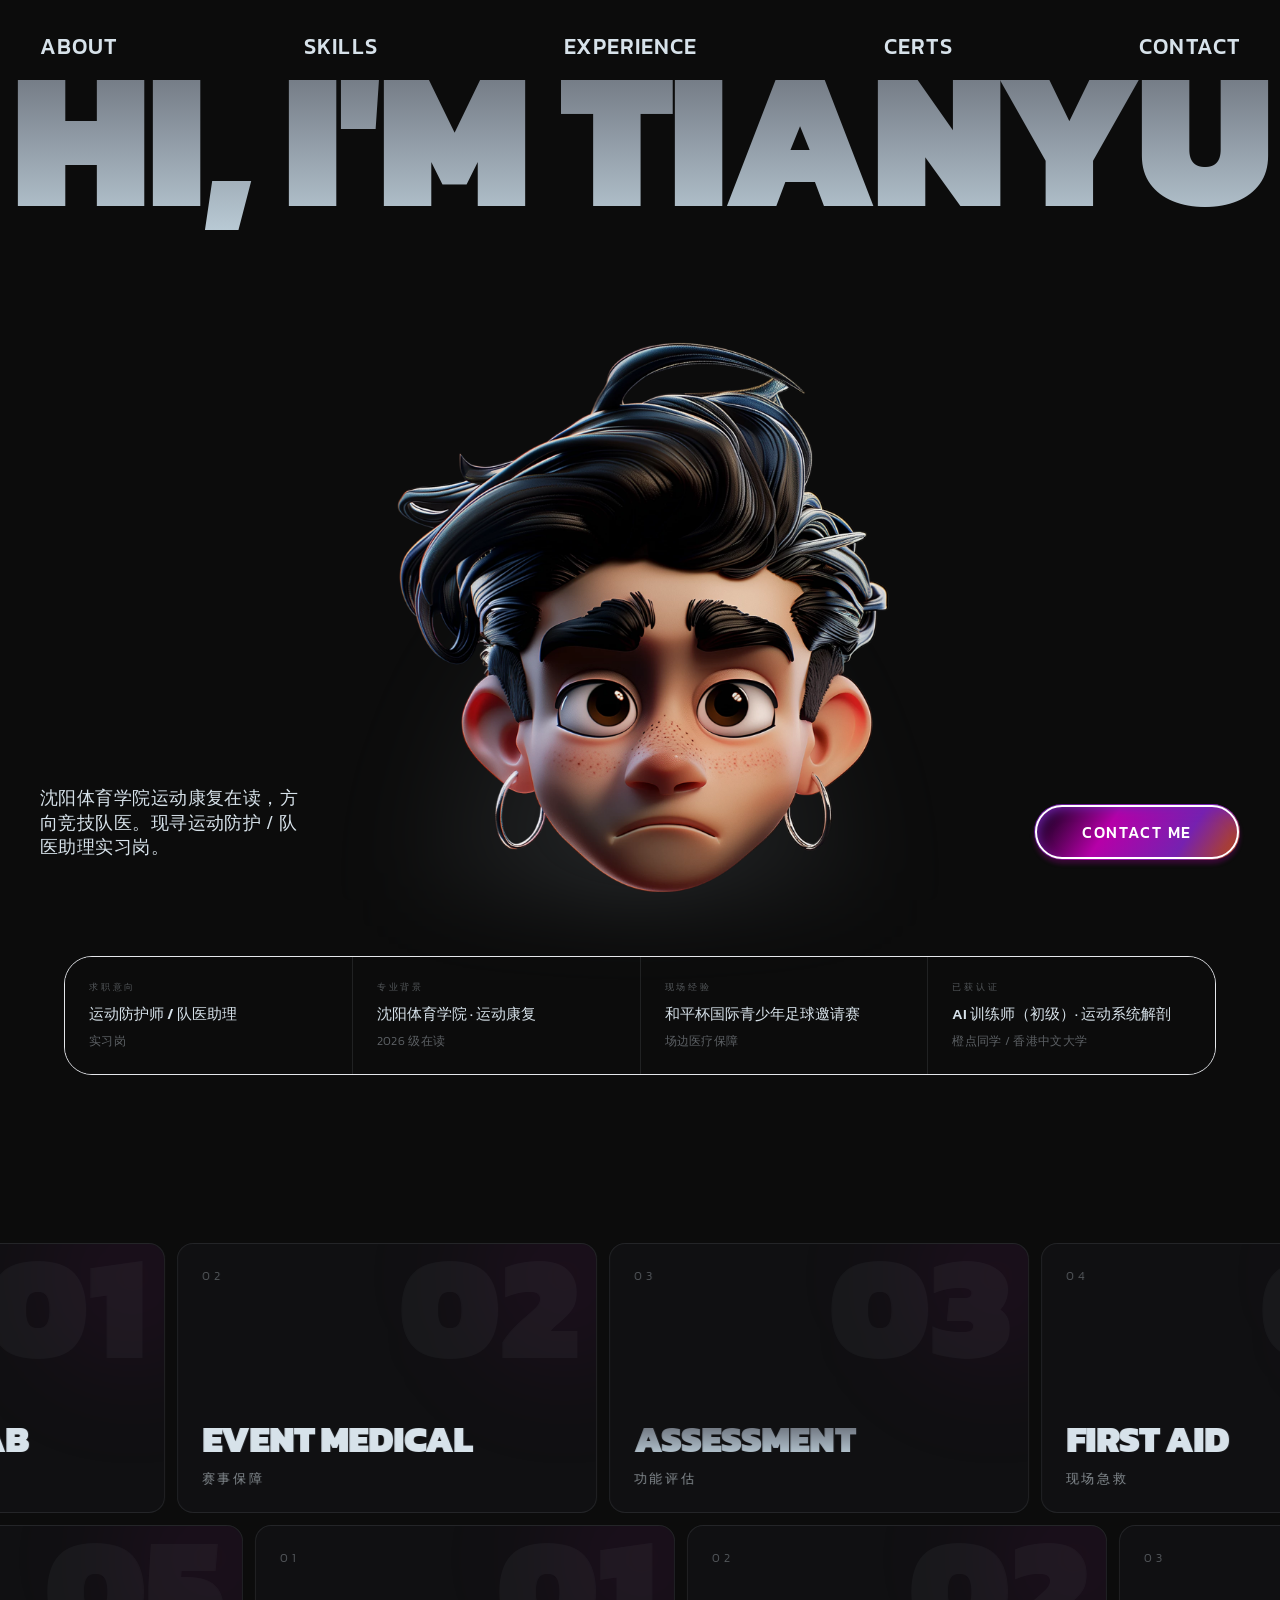
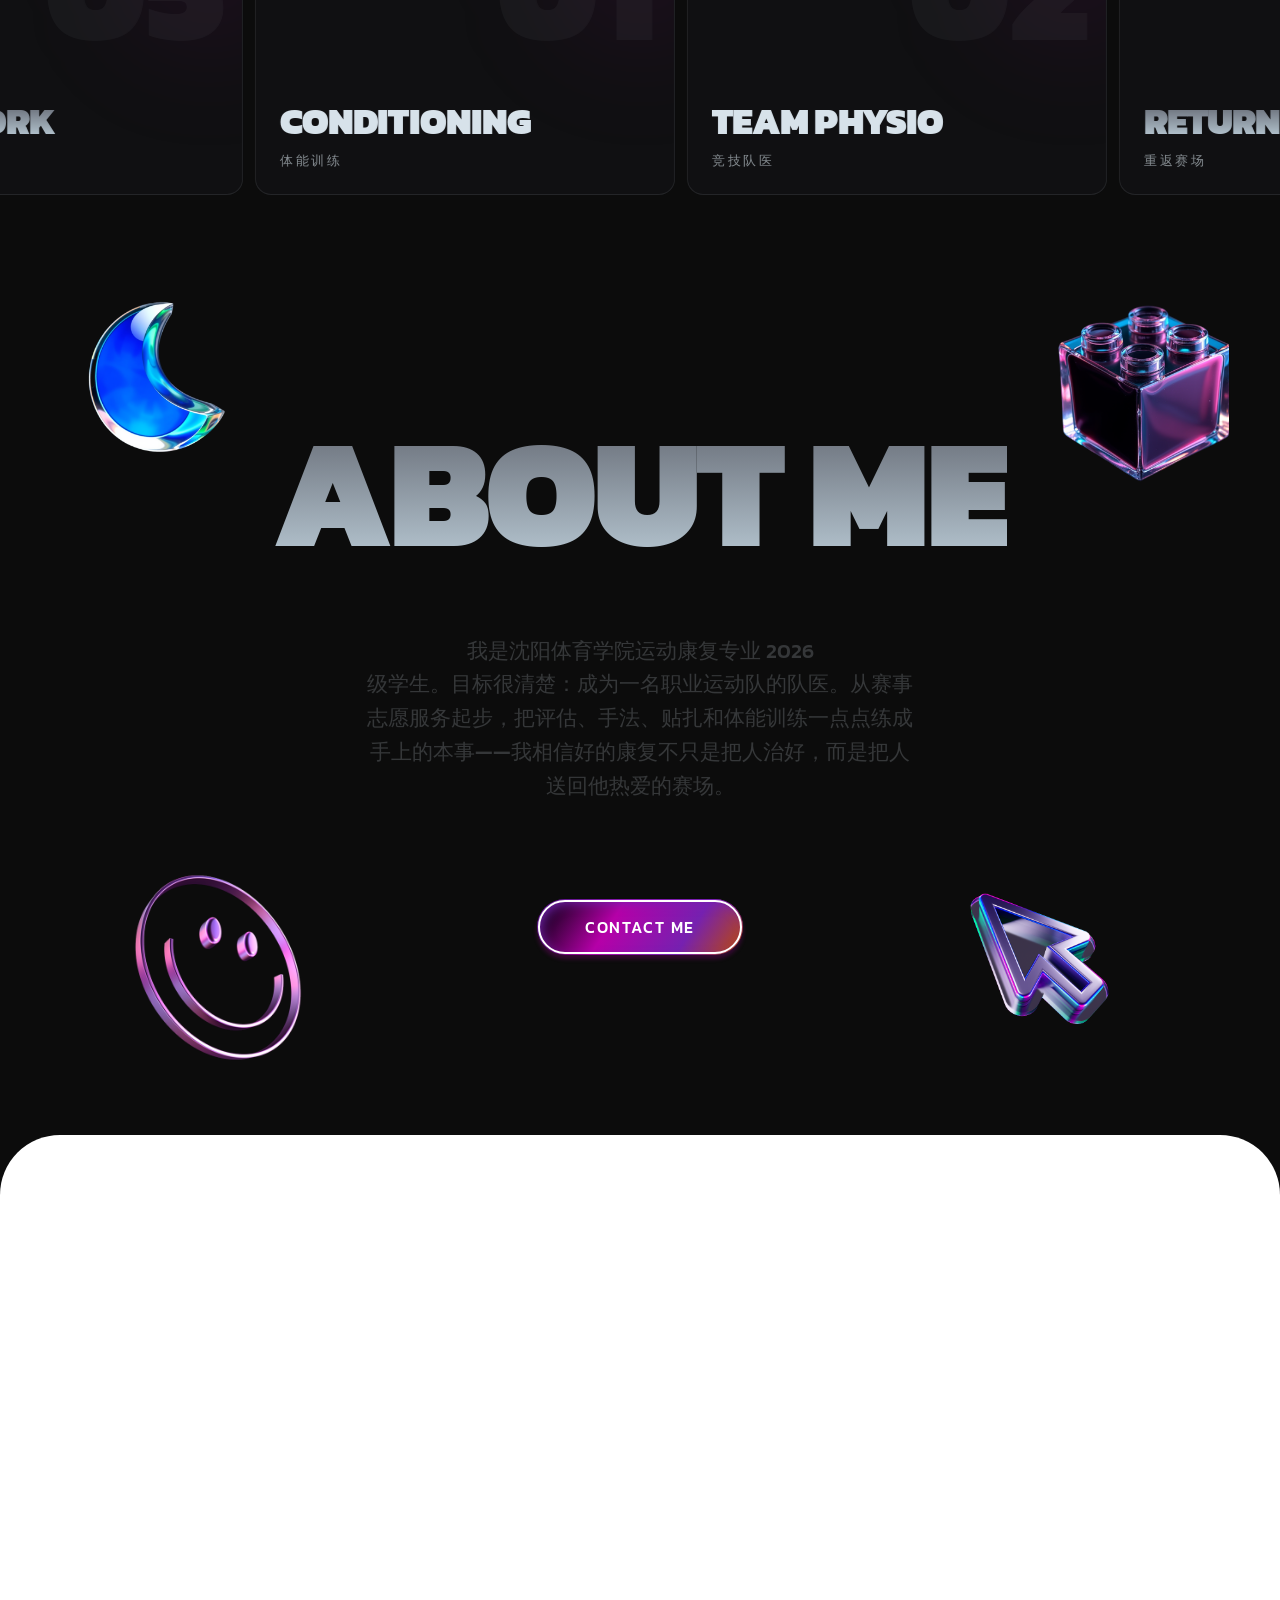
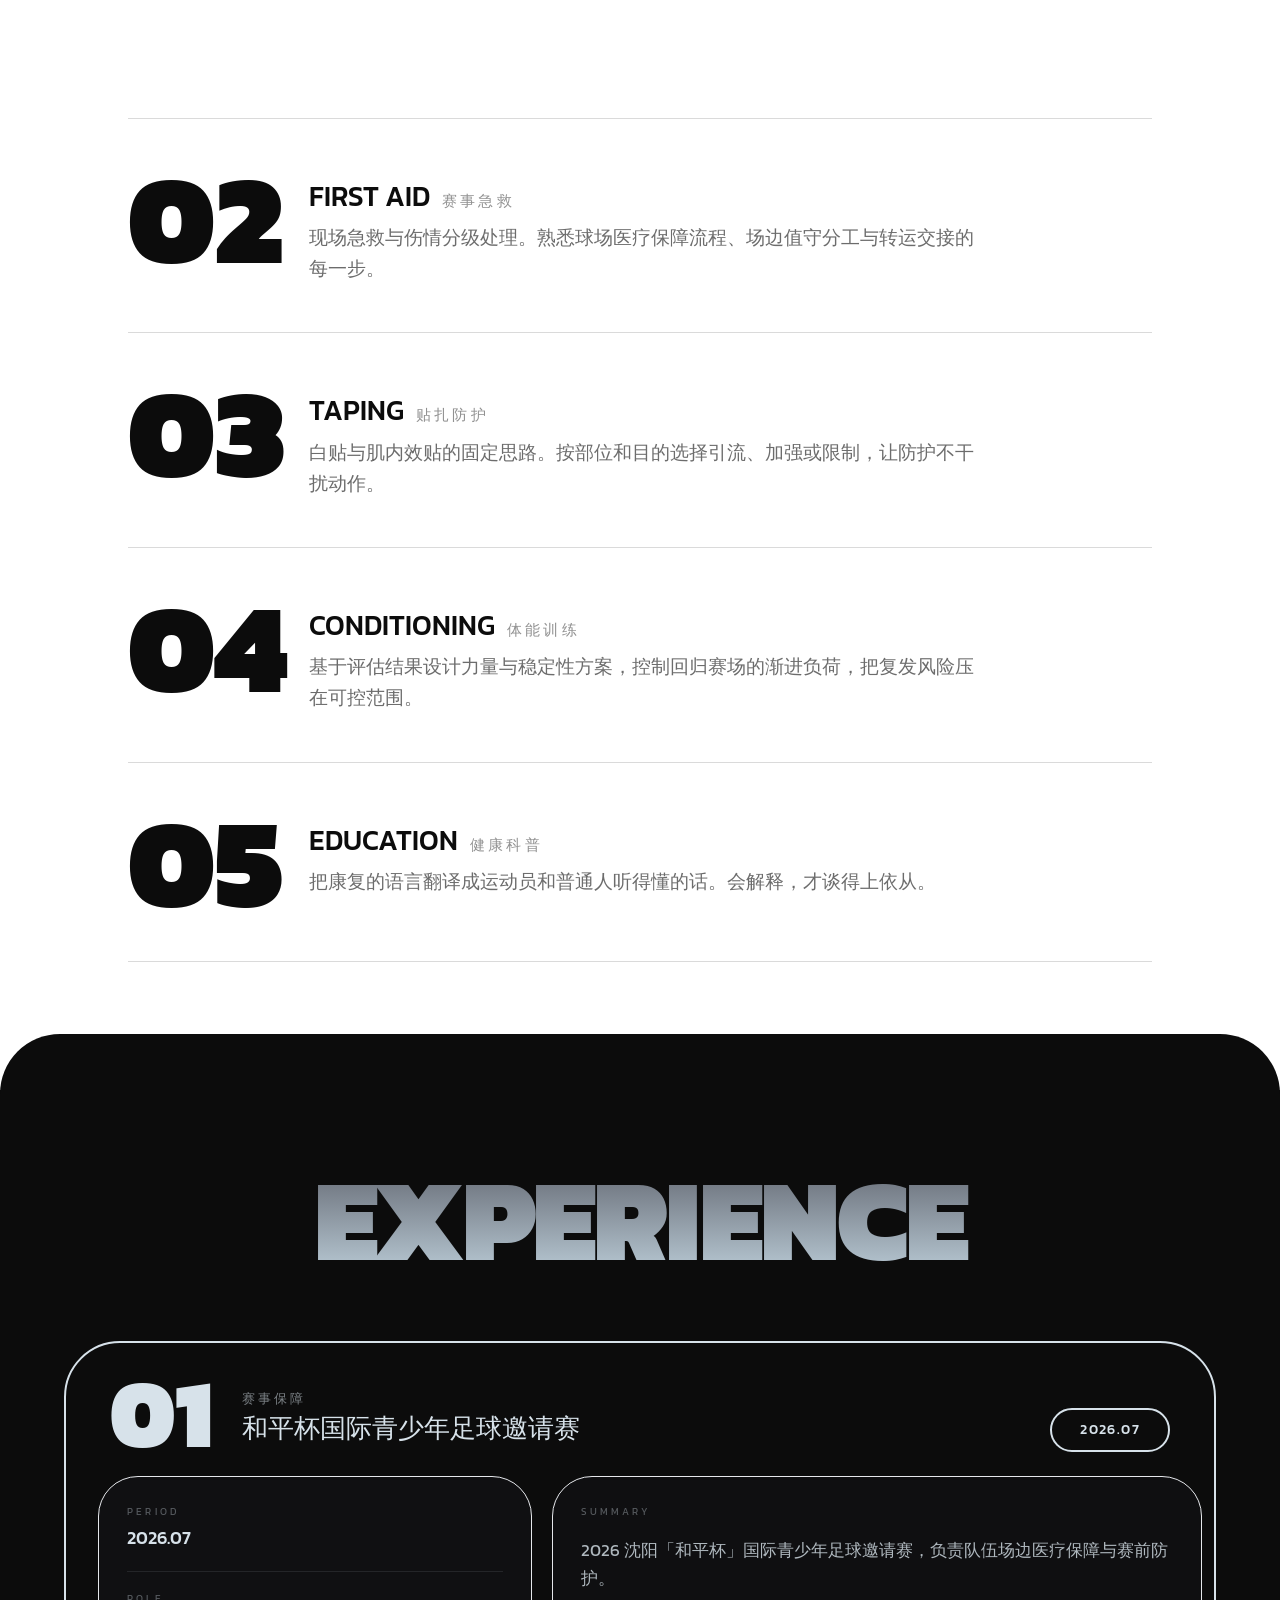
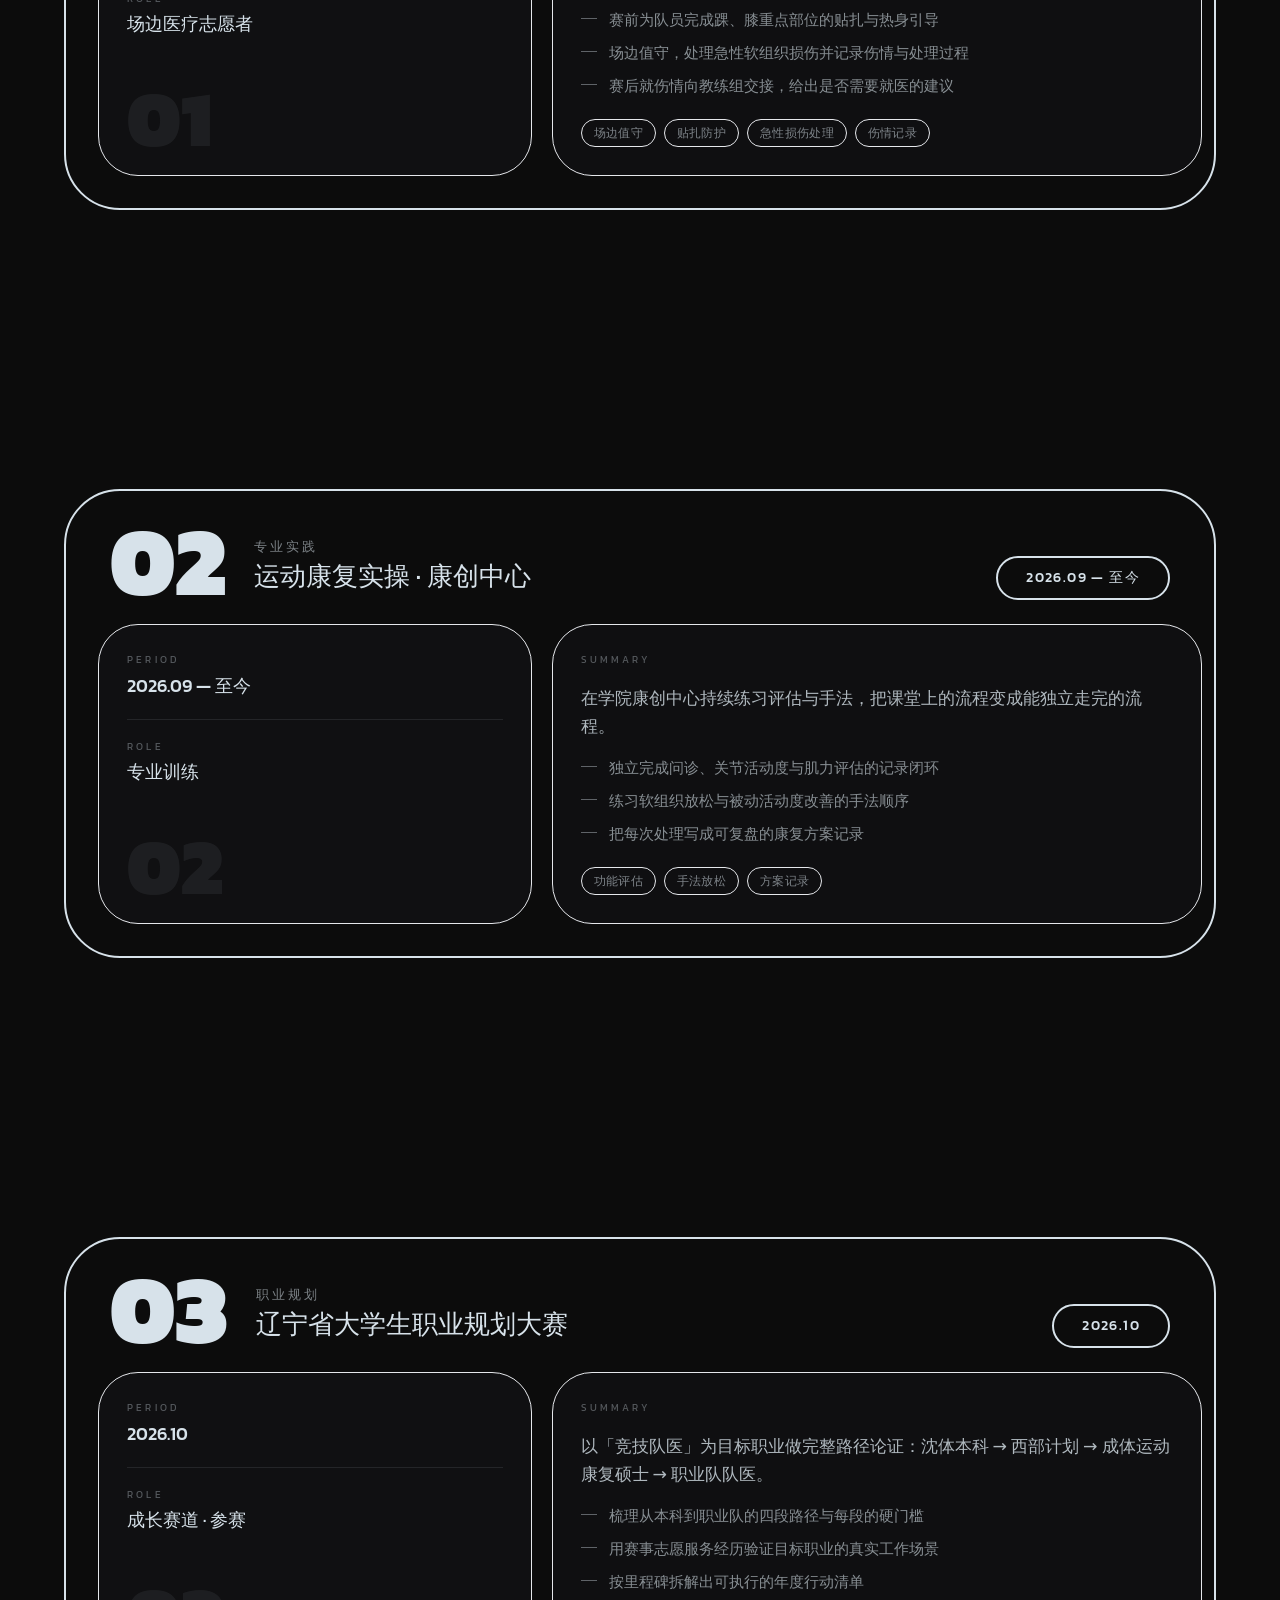
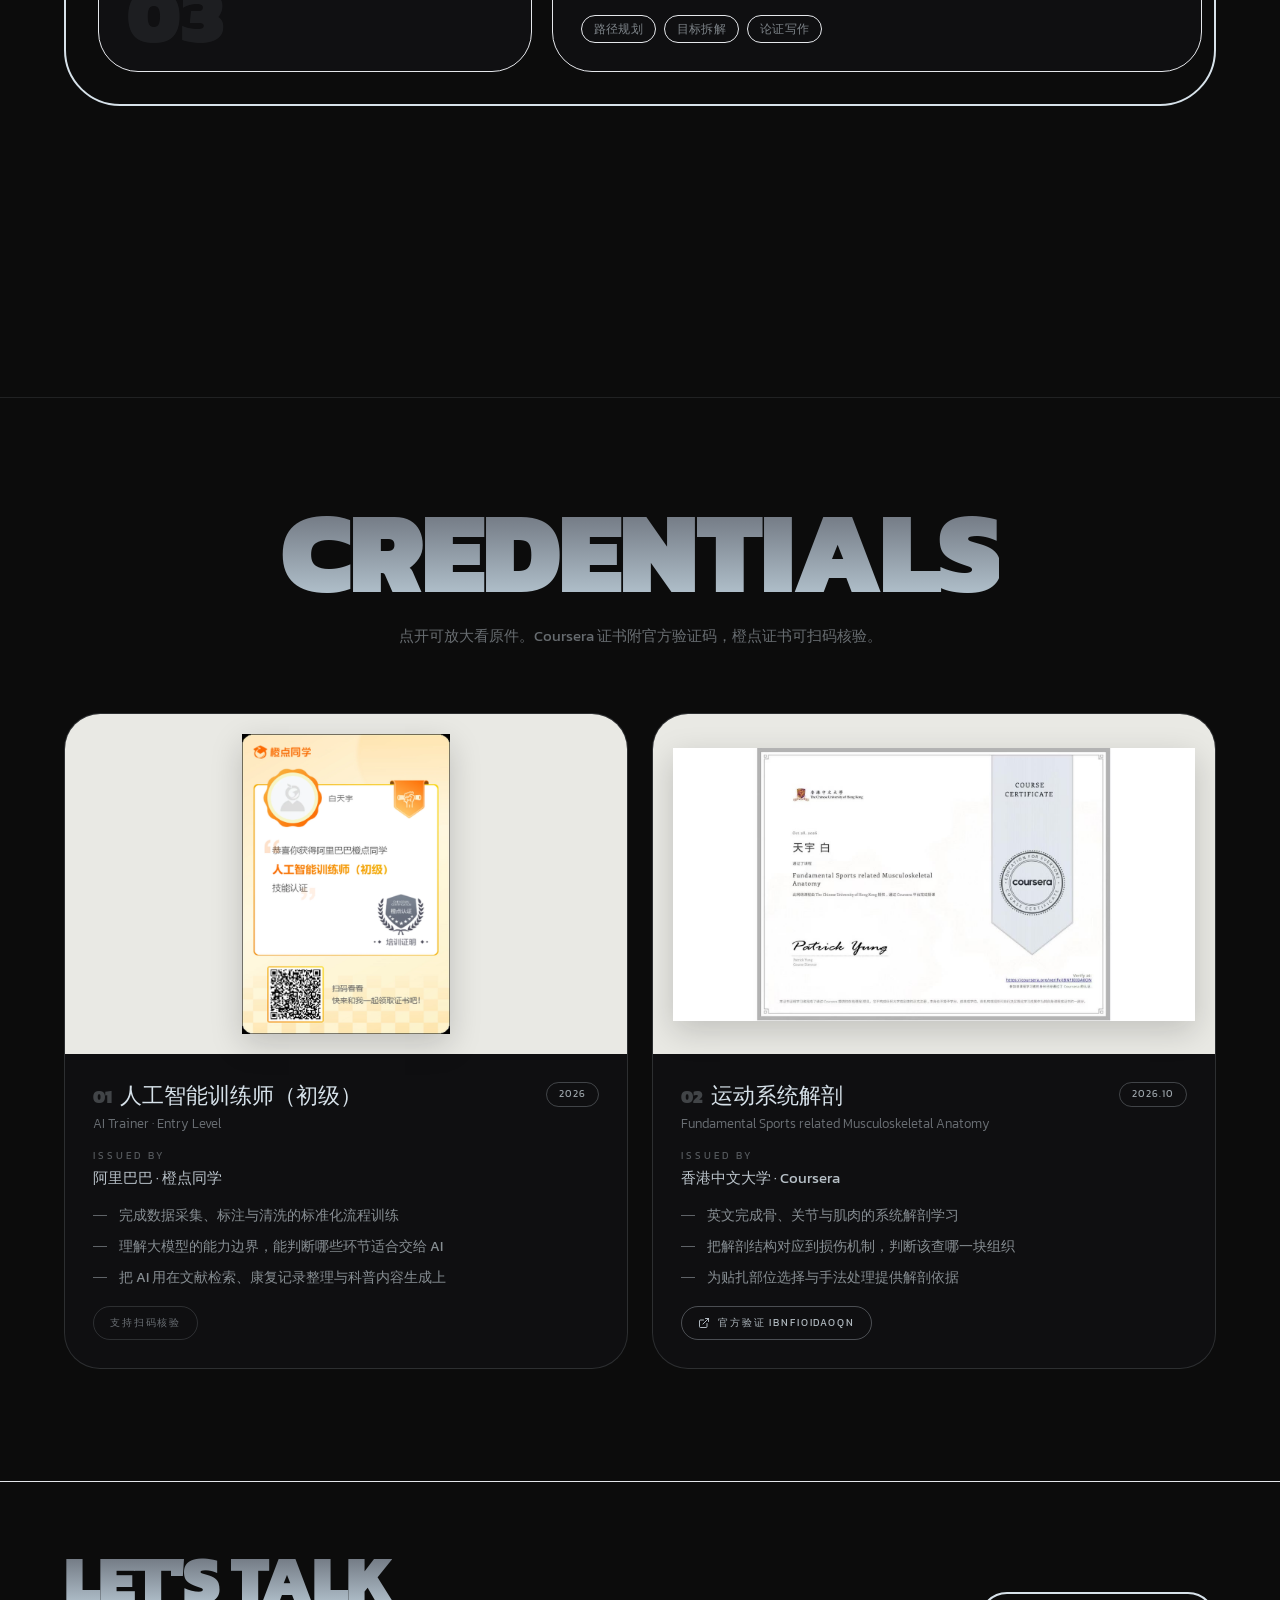
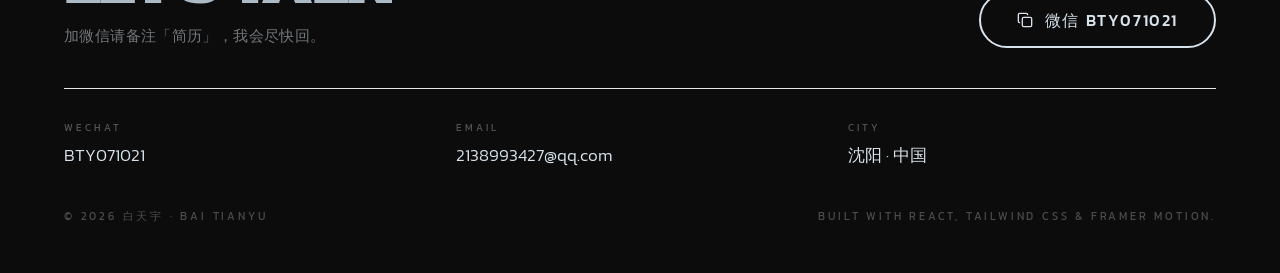
<file: index.html>
<!doctype html>
<html lang="zh-CN">
  <head>
    <meta charset="UTF-8" />
    <meta name="viewport" content="width=device-width, initial-scale=1.0" />
    <meta name="theme-color" content="#0C0C0C" />
    <link rel="icon" type="image/svg+xml" href="./favicon.svg" />
    <meta
      name="description"
      content="白天宇 · 沈阳体育学院运动康复 2026 级。求职意向：运动防护师 / 队医助理。和平杯国际青少年足球邀请赛场边医疗保障、康创中心实操，持橙点 AI 训练师（初级）与香港中文大学运动系统解剖认证。"
    />
    <meta name="author" content="白天宇 Bai Tianyu" />
    <meta name="keywords" content="白天宇,运动康复,运动防护师,队医助理,沈阳体育学院,竞技队医,赛事医疗保障" />
    <title>白天宇 · 运动康复 | 求职：运动防护师 / 队医助理</title>

    <!-- 分享卡：微信 / 邮件里转发链接时显示的样子 -->
    <meta property="og:type" content="profile" />
    <meta property="og:site_name" content="白天宇 · 运动康复" />
    <meta property="og:title" content="白天宇 · 运动康复 | 求职：运动防护师 / 队医助理" />
    <meta
      property="og:description"
      content="沈阳体育学院运动康复 2026 级。赛事医疗保障经历 + 康创中心实操 + 两项认证。"
    />
    <meta property="og:url" content="https://bty2007.github.io/resume/" />
    <meta property="og:image" content="https://bty2007.github.io/resume/media/portrait.webp" />
    <meta name="twitter:card" content="summary_large_image" />
    <meta name="twitter:title" content="白天宇 · 运动康复 | 求职：运动防护师 / 队医助理" />
    <meta
      name="twitter:description"
      content="沈阳体育学院运动康复 2026 级。赛事医疗保障经历 + 康创中心实操 + 两项认证。"
    />
    <meta name="twitter:image" content="https://bty2007.github.io/resume/media/portrait.webp" />
    <!-- Kanit 已本地化到 public/fonts，不依赖 Google Fonts CDN -->
    <script type="module" crossorigin src="./assets/index-CArWhTNt.js"></script>
    <link rel="stylesheet" crossorigin href="./assets/index-DwH5dK7C.css">
  </head>
  <body>
    <div id="root"></div>
  </body>
</html>
</file>
<file: assets/index-DwH5dK7C.css>
@font-face{font-family:Kanit;font-style:normal;font-weight:300;font-display:swap;src:url(../fonts/kanit-300.woff2) format("woff2");unicode-range:U+0000-00FF,U+0131,U+0152-0153,U+02BB-02BC,U+02C6,U+02DA,U+02DC,U+0304,U+0308,U+0329,U+2000-206F,U+20AC,U+2122,U+2191,U+2193,U+2212,U+2215,U+FEFF,U+FFFD}@font-face{font-family:Kanit;font-style:normal;font-weight:400;font-display:swap;src:url(../fonts/kanit-400.woff2) format("woff2");unicode-range:U+0000-00FF,U+0131,U+0152-0153,U+02BB-02BC,U+02C6,U+02DA,U+02DC,U+0304,U+0308,U+0329,U+2000-206F,U+20AC,U+2122,U+2191,U+2193,U+2212,U+2215,U+FEFF,U+FFFD}@font-face{font-family:Kanit;font-style:normal;font-weight:500;font-display:swap;src:url(../fonts/kanit-500.woff2) format("woff2");unicode-range:U+0000-00FF,U+0131,U+0152-0153,U+02BB-02BC,U+02C6,U+02DA,U+02DC,U+0304,U+0308,U+0329,U+2000-206F,U+20AC,U+2122,U+2191,U+2193,U+2212,U+2215,U+FEFF,U+FFFD}@font-face{font-family:Kanit;font-style:normal;font-weight:600;font-display:swap;src:url(../fonts/kanit-600.woff2) format("woff2");unicode-range:U+0000-00FF,U+0131,U+0152-0153,U+02BB-02BC,U+02C6,U+02DA,U+02DC,U+0304,U+0308,U+0329,U+2000-206F,U+20AC,U+2122,U+2191,U+2193,U+2212,U+2215,U+FEFF,U+FFFD}@font-face{font-family:Kanit;font-style:normal;font-weight:700;font-display:swap;src:url(../fonts/kanit-700.woff2) format("woff2");unicode-range:U+0000-00FF,U+0131,U+0152-0153,U+02BB-02BC,U+02C6,U+02DA,U+02DC,U+0304,U+0308,U+0329,U+2000-206F,U+20AC,U+2122,U+2191,U+2193,U+2212,U+2215,U+FEFF,U+FFFD}@font-face{font-family:Kanit;font-style:normal;font-weight:800;font-display:swap;src:url(../fonts/kanit-800.woff2) format("woff2");unicode-range:U+0000-00FF,U+0131,U+0152-0153,U+02BB-02BC,U+02C6,U+02DA,U+02DC,U+0304,U+0308,U+0329,U+2000-206F,U+20AC,U+2122,U+2191,U+2193,U+2212,U+2215,U+FEFF,U+FFFD}@font-face{font-family:Kanit;font-style:normal;font-weight:900;font-display:swap;src:url(../fonts/kanit-900.woff2) format("woff2");unicode-range:U+0000-00FF,U+0131,U+0152-0153,U+02BB-02BC,U+02C6,U+02DA,U+02DC,U+0304,U+0308,U+0329,U+2000-206F,U+20AC,U+2122,U+2191,U+2193,U+2212,U+2215,U+FEFF,U+FFFD}*,:before,:after{--tw-border-spacing-x:0;--tw-border-spacing-y:0;--tw-translate-x:0;--tw-translate-y:0;--tw-rotate:0;--tw-skew-x:0;--tw-skew-y:0;--tw-scale-x:1;--tw-scale-y:1;--tw-pan-x: ;--tw-pan-y: ;--tw-pinch-zoom: ;--tw-scroll-snap-strictness:proximity;--tw-gradient-from-position: ;--tw-gradient-via-position: ;--tw-gradient-to-position: ;--tw-ordinal: ;--tw-slashed-zero: ;--tw-numeric-figure: ;--tw-numeric-spacing: ;--tw-numeric-fraction: ;--tw-ring-inset: ;--tw-ring-offset-width:0px;--tw-ring-offset-color:#fff;--tw-ring-color:rgb(59 130 246 / .5);--tw-ring-offset-shadow:0 0 #0000;--tw-ring-shadow:0 0 #0000;--tw-shadow:0 0 #0000;--tw-shadow-colored:0 0 #0000;--tw-blur: ;--tw-brightness: ;--tw-contrast: ;--tw-grayscale: ;--tw-hue-rotate: ;--tw-invert: ;--tw-saturate: ;--tw-sepia: ;--tw-drop-shadow: ;--tw-backdrop-blur: ;--tw-backdrop-brightness: ;--tw-backdrop-contrast: ;--tw-backdrop-grayscale: ;--tw-backdrop-hue-rotate: ;--tw-backdrop-invert: ;--tw-backdrop-opacity: ;--tw-backdrop-saturate: ;--tw-backdrop-sepia: ;--tw-contain-size: ;--tw-contain-layout: ;--tw-contain-paint: ;--tw-contain-style: }::backdrop{--tw-border-spacing-x:0;--tw-border-spacing-y:0;--tw-translate-x:0;--tw-translate-y:0;--tw-rotate:0;--tw-skew-x:0;--tw-skew-y:0;--tw-scale-x:1;--tw-scale-y:1;--tw-pan-x: ;--tw-pan-y: ;--tw-pinch-zoom: ;--tw-scroll-snap-strictness:proximity;--tw-gradient-from-position: ;--tw-gradient-via-position: ;--tw-gradient-to-position: ;--tw-ordinal: ;--tw-slashed-zero: ;--tw-numeric-figure: ;--tw-numeric-spacing: ;--tw-numeric-fraction: ;--tw-ring-inset: ;--tw-ring-offset-width:0px;--tw-ring-offset-color:#fff;--tw-ring-color:rgb(59 130 246 / .5);--tw-ring-offset-shadow:0 0 #0000;--tw-ring-shadow:0 0 #0000;--tw-shadow:0 0 #0000;--tw-shadow-colored:0 0 #0000;--tw-blur: ;--tw-brightness: ;--tw-contrast: ;--tw-grayscale: ;--tw-hue-rotate: ;--tw-invert: ;--tw-saturate: ;--tw-sepia: ;--tw-drop-shadow: ;--tw-backdrop-blur: ;--tw-backdrop-brightness: ;--tw-backdrop-contrast: ;--tw-backdrop-grayscale: ;--tw-backdrop-hue-rotate: ;--tw-backdrop-invert: ;--tw-backdrop-opacity: ;--tw-backdrop-saturate: ;--tw-backdrop-sepia: ;--tw-contain-size: ;--tw-contain-layout: ;--tw-contain-paint: ;--tw-contain-style: }*,:before,:after{box-sizing:border-box;border-width:0;border-style:solid;border-color:#e5e7eb}:before,:after{--tw-content: ""}html,:host{line-height:1.5;-webkit-text-size-adjust:100%;-moz-tab-size:4;-o-tab-size:4;tab-size:4;font-family:Kanit,PingFang SC,Hiragino Sans GB,Microsoft YaHei,Noto Sans SC,system-ui,sans-serif;font-feature-settings:normal;font-variation-settings:normal;-webkit-tap-highlight-color:transparent}body{margin:0;line-height:inherit}hr{height:0;color:inherit;border-top-width:1px}abbr:where([title]){-webkit-text-decoration:underline dotted;text-decoration:underline dotted}h1,h2,h3,h4,h5,h6{font-size:inherit;font-weight:inherit}a{color:inherit;text-decoration:inherit}b,strong{font-weight:bolder}code,kbd,samp,pre{font-family:ui-monospace,SFMono-Regular,Menlo,Monaco,Consolas,Liberation Mono,Courier New,monospace;font-feature-settings:normal;font-variation-settings:normal;font-size:1em}small{font-size:80%}sub,sup{font-size:75%;line-height:0;position:relative;vertical-align:baseline}sub{bottom:-.25em}sup{top:-.5em}table{text-indent:0;border-color:inherit;border-collapse:collapse}button,input,optgroup,select,textarea{font-family:inherit;font-feature-settings:inherit;font-variation-settings:inherit;font-size:100%;font-weight:inherit;line-height:inherit;letter-spacing:inherit;color:inherit;margin:0;padding:0}button,select{text-transform:none}button,input:where([type=button]),input:where([type=reset]),input:where([type=submit]){-webkit-appearance:button;background-color:transparent;background-image:none}:-moz-focusring{outline:auto}:-moz-ui-invalid{box-shadow:none}progress{vertical-align:baseline}::-webkit-inner-spin-button,::-webkit-outer-spin-button{height:auto}[type=search]{-webkit-appearance:textfield;outline-offset:-2px}::-webkit-search-decoration{-webkit-appearance:none}::-webkit-file-upload-button{-webkit-appearance:button;font:inherit}summary{display:list-item}blockquote,dl,dd,h1,h2,h3,h4,h5,h6,hr,figure,p,pre{margin:0}fieldset{margin:0;padding:0}legend{padding:0}ol,ul,menu{list-style:none;margin:0;padding:0}dialog{padding:0}textarea{resize:vertical}input::-moz-placeholder,textarea::-moz-placeholder{opacity:1;color:#9ca3af}input::placeholder,textarea::placeholder{opacity:1;color:#9ca3af}button,[role=button]{cursor:pointer}:disabled{cursor:default}img,svg,video,canvas,audio,iframe,embed,object{display:block;vertical-align:middle}img,video{max-width:100%;height:auto}[hidden]:where(:not([hidden=until-found])){display:none}.pointer-events-none{pointer-events:none}.invisible{visibility:hidden}.fixed{position:fixed}.absolute{position:absolute}.relative{position:relative}.sticky{position:sticky}.inset-0{top:0;right:0;bottom:0;left:0}.inset-x-0{left:0;right:0}.-right-12{right:-3rem}.-top-12{top:-3rem}.-top-3{top:-.75rem}.bottom-0{bottom:0}.bottom-3{bottom:.75rem}.bottom-\[8\%\]{bottom:8%}.left-0{left:0}.left-1\/2{left:50%}.left-\[1\%\]{left:1%}.left-\[3\%\]{left:3%}.right-3{right:.75rem}.right-4{right:1rem}.right-\[1\%\]{right:1%}.right-\[3\%\]{right:3%}.top-0{top:0}.top-1\/2{top:50%}.top-24{top:6rem}.top-4{top:1rem}.top-\[4\%\]{top:4%}.z-0{z-index:0}.z-10{z-index:10}.z-20{z-index:20}.z-\[60\]{z-index:60}.mx-auto{margin-left:auto;margin-right:auto}.-mt-10{margin-top:-2.5rem}.mb-10{margin-bottom:2.5rem}.mb-16{margin-bottom:4rem}.ml-auto{margin-left:auto}.mt-16{margin-top:4rem}.mt-3{margin-top:.75rem}.mt-6{margin-top:1.5rem}.mt-\[0\.62em\]{margin-top:.62em}.mt-\[0\.6em\]{margin-top:.6em}.mt-auto{margin-top:auto}.inline-block{display:inline-block}.flex{display:flex}.inline-flex{display:inline-flex}.grid{display:grid}.hidden{display:none}.h-10{height:2.5rem}.h-2\/3{height:66.666667%}.h-3{height:.75rem}.h-4{height:1rem}.h-40{height:10rem}.h-\[240px\]{height:240px}.h-\[80vh\]{height:80vh}.h-full{height:100%}.h-px{height:1px}.h-screen{height:100vh}.max-h-\[88vh\]{max-height:88vh}.min-h-screen{min-height:100vh}.w-10{width:2.5rem}.w-3{width:.75rem}.w-3\.5{width:.875rem}.w-4{width:1rem}.w-40{width:10rem}.w-\[100px\]{width:100px}.w-\[120px\]{width:120px}.w-\[130px\]{width:130px}.w-\[280px\]{width:280px}.w-\[clamp\(3\.6rem\,11vw\,170px\)\]{width:clamp(3.6rem,11vw,170px)}.w-auto{width:auto}.w-fit{width:-moz-fit-content;width:fit-content}.w-full{width:100%}.w-max{width:-moz-max-content;width:max-content}.max-w-2xl{max-width:42rem}.max-w-4xl{max-width:56rem}.max-w-5xl{max-width:64rem}.max-w-6xl{max-width:72rem}.max-w-\[160px\]{max-width:160px}.max-w-\[560px\]{max-width:560px}.max-w-\[94vw\]{max-width:94vw}.max-w-xl{max-width:36rem}.flex-1{flex:1 1 0%}.shrink-0{flex-shrink:0}.-translate-x-1\/2{--tw-translate-x:-50%;transform:translate(var(--tw-translate-x),var(--tw-translate-y)) rotate(var(--tw-rotate)) skew(var(--tw-skew-x)) skewY(var(--tw-skew-y)) scaleX(var(--tw-scale-x)) scaleY(var(--tw-scale-y))}.-translate-y-1\/2{--tw-translate-y:-50%;transform:translate(var(--tw-translate-x),var(--tw-translate-y)) rotate(var(--tw-rotate)) skew(var(--tw-skew-x)) skewY(var(--tw-skew-y)) scaleX(var(--tw-scale-x)) scaleY(var(--tw-scale-y))}.transform{transform:translate(var(--tw-translate-x),var(--tw-translate-y)) rotate(var(--tw-rotate)) skew(var(--tw-skew-x)) skewY(var(--tw-skew-y)) scaleX(var(--tw-scale-x)) scaleY(var(--tw-scale-y))}.select-none{-webkit-user-select:none;-moz-user-select:none;user-select:none}.resize{resize:both}.grid-cols-1{grid-template-columns:repeat(1,minmax(0,1fr))}.flex-row{flex-direction:row}.flex-col{flex-direction:column}.flex-wrap{flex-wrap:wrap}.items-start{align-items:flex-start}.items-end{align-items:flex-end}.items-center{align-items:center}.items-baseline{align-items:baseline}.justify-center{justify-content:center}.justify-between{justify-content:space-between}.gap-1{gap:.25rem}.gap-1\.5{gap:.375rem}.gap-10{gap:2.5rem}.gap-2{gap:.5rem}.gap-3{gap:.75rem}.gap-4{gap:1rem}.gap-5{gap:1.25rem}.gap-6{gap:1.5rem}.gap-8{gap:2rem}.gap-px{gap:1px}.gap-x-3{-moz-column-gap:.75rem;column-gap:.75rem}.gap-y-1{row-gap:.25rem}.overflow-hidden{overflow:hidden}.overflow-x-clip{overflow-x:clip}.whitespace-nowrap{white-space:nowrap}.break-all{word-break:break-all}.rounded-2xl{border-radius:1rem}.rounded-\[24px\]{border-radius:24px}.rounded-\[28px\]{border-radius:28px}.rounded-\[36px\]{border-radius:36px}.rounded-full{border-radius:9999px}.rounded-lg{border-radius:.5rem}.rounded-t-\[40px\]{border-top-left-radius:40px;border-top-right-radius:40px}.border{border-width:1px}.border-2{border-width:2px}.border-b{border-bottom-width:1px}.border-t{border-top-width:1px}.border-\[\#D7E2EA\]{--tw-border-opacity:1;border-color:rgb(215 226 234 / var(--tw-border-opacity, 1))}.border-\[\#D7E2EA\]\/10{border-color:#d7e2ea1a}.border-\[\#D7E2EA\]\/15{border-color:#d7e2ea26}.border-\[\#D7E2EA\]\/25{border-color:#d7e2ea40}.border-\[\#D7E2EA\]\/30{border-color:#d7e2ea4d}.border-\[rgba\(12\,12\,12\,0\.15\)\]{border-color:#0c0c0c26}.bg-\[\#0C0C0C\]{--tw-bg-opacity:1;background-color:rgb(12 12 12 / var(--tw-bg-opacity, 1))}.bg-\[\#0C0C0C\]\/75{background-color:#0c0c0cbf}.bg-\[\#0C0C0C\]\/95{background-color:#0c0c0cf2}.bg-\[\#0F0F11\]{--tw-bg-opacity:1;background-color:rgb(15 15 17 / var(--tw-bg-opacity, 1))}.bg-\[\#101012\]{--tw-bg-opacity:1;background-color:rgb(16 16 18 / var(--tw-bg-opacity, 1))}.bg-\[\#B600A8\]\/10{background-color:#b600a81a}.bg-\[\#D7E2EA\]\/10{background-color:#d7e2ea1a}.bg-\[\#D7E2EA\]\/40{background-color:#d7e2ea66}.bg-\[\#E9E9E4\]{--tw-bg-opacity:1;background-color:rgb(233 233 228 / var(--tw-bg-opacity, 1))}.bg-white{--tw-bg-opacity:1;background-color:rgb(255 255 255 / var(--tw-bg-opacity, 1))}.bg-\[radial-gradient\(ellipse_at_bottom\,rgba\(187\,204\,215\,0\.16\)\,transparent_72\%\)\]{background-image:radial-gradient(ellipse at bottom,rgba(187,204,215,.16),transparent 72%)}.object-contain{-o-object-fit:contain;object-fit:contain}.p-4{padding:1rem}.p-5{padding:1.25rem}.p-6{padding:1.5rem}.px-1{padding-left:.25rem;padding-right:.25rem}.px-3{padding-left:.75rem;padding-right:.75rem}.px-4{padding-left:1rem;padding-right:1rem}.px-5{padding-left:1.25rem;padding-right:1.25rem}.px-6{padding-left:1.5rem;padding-right:1.5rem}.px-7{padding-left:1.75rem;padding-right:1.75rem}.px-8{padding-left:2rem;padding-right:2rem}.py-1{padding-top:.25rem;padding-bottom:.25rem}.py-1\.5{padding-top:.375rem;padding-bottom:.375rem}.py-2{padding-top:.5rem;padding-bottom:.5rem}.py-20{padding-top:5rem;padding-bottom:5rem}.py-3{padding-top:.75rem;padding-bottom:.75rem}.py-5{padding-top:1.25rem;padding-bottom:1.25rem}.py-8{padding-top:2rem;padding-bottom:2rem}.pb-1{padding-bottom:.25rem}.pb-10{padding-bottom:2.5rem}.pb-2{padding-bottom:.5rem}.pb-20{padding-bottom:5rem}.pb-24{padding-bottom:6rem}.pb-7{padding-bottom:1.75rem}.pt-1{padding-top:.25rem}.pt-10{padding-top:2.5rem}.pt-14{padding-top:3.5rem}.pt-16{padding-top:4rem}.pt-20{padding-top:5rem}.pt-24{padding-top:6rem}.pt-6{padding-top:1.5rem}.pt-8{padding-top:2rem}.text-center{text-align:center}.text-\[0\.55rem\]{font-size:.55rem}.text-\[0\.56rem\]{font-size:.56rem}.text-\[0\.58rem\]{font-size:.58rem}.text-\[0\.62rem\]{font-size:.62rem}.text-\[0\.65rem\]{font-size:.65rem}.text-\[0\.6rem\]{font-size:.6rem}.text-\[0\.7rem\]{font-size:.7rem}.text-sm{font-size:.875rem;line-height:1.25rem}.text-xs{font-size:.75rem;line-height:1rem}.font-black{font-weight:900}.font-light{font-weight:300}.font-medium{font-weight:500}.uppercase{text-transform:uppercase}.leading-\[0\.72\]{line-height:.72}.leading-\[0\.8\]{line-height:.8}.leading-\[0\.95\]{line-height:.95}.leading-none{line-height:1}.leading-relaxed{line-height:1.625}.leading-snug{line-height:1.375}.leading-tight{line-height:1.25}.tracking-\[0\.18em\]{letter-spacing:.18em}.tracking-\[0\.22em\]{letter-spacing:.22em}.tracking-\[0\.25em\]{letter-spacing:.25em}.tracking-\[0\.2em\]{letter-spacing:.2em}.tracking-\[0\.32em\]{letter-spacing:.32em}.tracking-\[0\.35em\]{letter-spacing:.35em}.tracking-\[0\.3em\]{letter-spacing:.3em}.tracking-tight{letter-spacing:-.025em}.tracking-wide{letter-spacing:.025em}.tracking-wider{letter-spacing:.05em}.tracking-widest{letter-spacing:.1em}.text-\[\#0C0C0C\]{--tw-text-opacity:1;color:rgb(12 12 12 / var(--tw-text-opacity, 1))}.text-\[\#0C0C0C\]\/45{color:#0c0c0c73}.text-\[\#BBCCD7\]{--tw-text-opacity:1;color:rgb(187 204 215 / var(--tw-text-opacity, 1))}.text-\[\#D7E2EA\]{--tw-text-opacity:1;color:rgb(215 226 234 / var(--tw-text-opacity, 1))}.text-\[\#D7E2EA\]\/25{color:#d7e2ea40}.text-\[\#D7E2EA\]\/30{color:#d7e2ea4d}.text-\[\#D7E2EA\]\/35{color:#d7e2ea59}.text-\[\#D7E2EA\]\/40{color:#d7e2ea66}.text-\[\#D7E2EA\]\/45{color:#d7e2ea73}.text-\[\#D7E2EA\]\/50{color:#d7e2ea80}.text-\[\#D7E2EA\]\/55{color:#d7e2ea8c}.text-\[\#D7E2EA\]\/60{color:#d7e2ea99}.text-\[\#D7E2EA\]\/70{color:#d7e2eab3}.text-\[\#D7E2EA\]\/80{color:#d7e2eacc}.text-\[\#D7E2EA\]\/85{color:#d7e2ead9}.text-\[\#D7E2EA\]\/\[0\.045\]{color:#d7e2ea0b}.text-\[\#D7E2EA\]\/\[0\.07\]{color:#d7e2ea12}.text-white{--tw-text-opacity:1;color:rgb(255 255 255 / var(--tw-text-opacity, 1))}.opacity-0{opacity:0}.opacity-60{opacity:.6}.shadow-2xl{--tw-shadow:0 25px 50px -12px rgb(0 0 0 / .25);--tw-shadow-colored:0 25px 50px -12px var(--tw-shadow-color);box-shadow:var(--tw-ring-offset-shadow, 0 0 #0000),var(--tw-ring-shadow, 0 0 #0000),var(--tw-shadow)}.shadow-\[0_10px_30px_rgba\(12\,12\,12\,0\.18\)\]{--tw-shadow:0 10px 30px rgba(12,12,12,.18);--tw-shadow-colored:0 10px 30px var(--tw-shadow-color);box-shadow:var(--tw-ring-offset-shadow, 0 0 #0000),var(--tw-ring-shadow, 0 0 #0000),var(--tw-shadow)}.outline{outline-style:solid}.blur-2xl{--tw-blur:blur(40px);filter:var(--tw-blur) var(--tw-brightness) var(--tw-contrast) var(--tw-grayscale) var(--tw-hue-rotate) var(--tw-invert) var(--tw-saturate) var(--tw-sepia) var(--tw-drop-shadow)}.blur-3xl{--tw-blur:blur(64px);filter:var(--tw-blur) var(--tw-brightness) var(--tw-contrast) var(--tw-grayscale) var(--tw-hue-rotate) var(--tw-invert) var(--tw-saturate) var(--tw-sepia) var(--tw-drop-shadow)}.backdrop-blur-sm{--tw-backdrop-blur:blur(4px);-webkit-backdrop-filter:var(--tw-backdrop-blur) var(--tw-backdrop-brightness) var(--tw-backdrop-contrast) var(--tw-backdrop-grayscale) var(--tw-backdrop-hue-rotate) var(--tw-backdrop-invert) var(--tw-backdrop-opacity) var(--tw-backdrop-saturate) var(--tw-backdrop-sepia);backdrop-filter:var(--tw-backdrop-blur) var(--tw-backdrop-brightness) var(--tw-backdrop-contrast) var(--tw-backdrop-grayscale) var(--tw-backdrop-hue-rotate) var(--tw-backdrop-invert) var(--tw-backdrop-opacity) var(--tw-backdrop-saturate) var(--tw-backdrop-sepia)}.transition{transition-property:color,background-color,border-color,text-decoration-color,fill,stroke,opacity,box-shadow,transform,filter,backdrop-filter;transition-timing-function:cubic-bezier(.4,0,.2,1);transition-duration:.15s}.transition-colors{transition-property:color,background-color,border-color,text-decoration-color,fill,stroke;transition-timing-function:cubic-bezier(.4,0,.2,1);transition-duration:.15s}.transition-opacity{transition-property:opacity;transition-timing-function:cubic-bezier(.4,0,.2,1);transition-duration:.15s}.transition-transform{transition-property:transform;transition-timing-function:cubic-bezier(.4,0,.2,1);transition-duration:.15s}.duration-200{transition-duration:.2s}.duration-300{transition-duration:.3s}.ease-in-out{transition-timing-function:cubic-bezier(.4,0,.2,1)}.ease-out{transition-timing-function:cubic-bezier(0,0,.2,1)}*,*:before,*:after{box-sizing:border-box;margin:0;padding:0}html,body,#root{background-color:#0c0c0c;font-family:Kanit,PingFang SC,Hiragino Sans GB,Microsoft YaHei,Noto Sans SC,system-ui,-apple-system,Segoe UI,sans-serif}html{scroll-behavior:smooth;-webkit-text-size-adjust:100%}body{-webkit-font-smoothing:antialiased;-moz-osx-font-smoothing:grayscale;overflow-x:hidden}img{display:block;max-width:100%}::-moz-selection{background:#b600a8;color:#fff}::selection{background:#b600a8;color:#fff}.hero-heading{background:linear-gradient(180deg,#646973,#bbccd7);-webkit-background-clip:text;background-clip:text;-webkit-text-fill-color:transparent;color:transparent}::-webkit-scrollbar{width:10px}::-webkit-scrollbar-track{background:#0c0c0c}::-webkit-scrollbar-thumb{background:#2a2f36;border-radius:9999px}::-webkit-scrollbar-thumb:hover{background:#3d444d}@media (prefers-reduced-motion: reduce){html{scroll-behavior:auto}}.hover\:scale-\[1\.04\]:hover{--tw-scale-x:1.04;--tw-scale-y:1.04;transform:translate(var(--tw-translate-x),var(--tw-translate-y)) rotate(var(--tw-rotate)) skew(var(--tw-skew-x)) skewY(var(--tw-skew-y)) scaleX(var(--tw-scale-x)) scaleY(var(--tw-scale-y))}.hover\:border-\[\#D7E2EA\]\/70:hover{border-color:#d7e2eab3}.hover\:bg-\[\#D7E2EA\]\/10:hover{background-color:#d7e2ea1a}.hover\:bg-\[\#F2F2EE\]:hover{--tw-bg-opacity:1;background-color:rgb(242 242 238 / var(--tw-bg-opacity, 1))}.hover\:text-\[\#D7E2EA\]:hover{--tw-text-opacity:1;color:rgb(215 226 234 / var(--tw-text-opacity, 1))}.hover\:opacity-70:hover{opacity:.7}.active\:scale-\[0\.98\]:active{--tw-scale-x:.98;--tw-scale-y:.98;transform:translate(var(--tw-translate-x),var(--tw-translate-y)) rotate(var(--tw-rotate)) skew(var(--tw-skew-x)) skewY(var(--tw-skew-y)) scaleX(var(--tw-scale-x)) scaleY(var(--tw-scale-y))}.group:hover .group-hover\:opacity-100{opacity:1}@media (min-width: 640px){.sm\:bottom-0{bottom:0}.sm\:left-\[2\%\]{left:2%}.sm\:left-\[6\%\]{left:6%}.sm\:right-6{right:1.5rem}.sm\:right-\[2\%\]{right:2%}.sm\:right-\[6\%\]{right:6%}.sm\:top-6{top:1.5rem}.sm\:top-auto{top:auto}.sm\:-mt-12{margin-top:-3rem}.sm\:mb-14{margin-bottom:3.5rem}.sm\:mb-20{margin-bottom:5rem}.sm\:mt-20{margin-top:5rem}.sm\:mt-4{margin-top:1rem}.sm\:h-\[300px\]{height:300px}.sm\:w-\[140px\]{width:140px}.sm\:w-\[160px\]{width:160px}.sm\:w-\[170px\]{width:170px}.sm\:w-\[360px\]{width:360px}.sm\:max-w-\[220px\]{max-width:220px}.sm\:translate-y-0{--tw-translate-y:0px;transform:translate(var(--tw-translate-x),var(--tw-translate-y)) rotate(var(--tw-rotate)) skew(var(--tw-skew-x)) skewY(var(--tw-skew-y)) scaleX(var(--tw-scale-x)) scaleY(var(--tw-scale-y))}.sm\:grid-cols-2{grid-template-columns:repeat(2,minmax(0,1fr))}.sm\:grid-cols-3{grid-template-columns:repeat(3,minmax(0,1fr))}.sm\:flex-row{flex-direction:row}.sm\:items-center{align-items:center}.sm\:gap-14{gap:3.5rem}.sm\:gap-4{gap:1rem}.sm\:gap-5{gap:1.25rem}.sm\:gap-6{gap:1.5rem}.sm\:rounded-\[44px\]{border-radius:44px}.sm\:rounded-t-\[50px\]{border-top-left-radius:50px;border-top-right-radius:50px}.sm\:p-6{padding:1.5rem}.sm\:p-8{padding:2rem}.sm\:px-10{padding-left:2.5rem;padding-right:2.5rem}.sm\:px-2{padding-left:.5rem;padding-right:.5rem}.sm\:px-7{padding-left:1.75rem;padding-right:1.75rem}.sm\:px-8{padding-left:2rem;padding-right:2rem}.sm\:px-9{padding-left:2.25rem;padding-right:2.25rem}.sm\:py-10{padding-top:2.5rem;padding-bottom:2.5rem}.sm\:py-2\.5{padding-top:.625rem;padding-bottom:.625rem}.sm\:py-24{padding-top:6rem;padding-bottom:6rem}.sm\:py-3\.5{padding-top:.875rem;padding-bottom:.875rem}.sm\:pb-2{padding-bottom:.5rem}.sm\:pb-24{padding-bottom:6rem}.sm\:pb-8{padding-bottom:2rem}.sm\:pt-12{padding-top:3rem}.sm\:pt-2{padding-top:.5rem}.sm\:pt-20{padding-top:5rem}.sm\:pt-24{padding-top:6rem}.sm\:pt-32{padding-top:8rem}.sm\:text-base{font-size:1rem;line-height:1.5rem}.sm\:text-sm{font-size:.875rem;line-height:1.25rem}}@media (min-width: 768px){.md\:left-\[10\%\]{left:10%}.md\:left-\[4\%\]{left:4%}.md\:right-\[10\%\]{right:10%}.md\:right-\[4\%\]{right:4%}.md\:top-32{top:8rem}.md\:-mt-14{margin-top:-3.5rem}.md\:-mt-5{margin-top:-1.25rem}.md\:mb-16{margin-bottom:4rem}.md\:mb-28{margin-bottom:7rem}.md\:mt-24{margin-top:6rem}.md\:block{display:block}.md\:h-\[340px\]{height:340px}.md\:w-\[180px\]{width:180px}.md\:w-\[210px\]{width:210px}.md\:w-\[220px\]{width:220px}.md\:w-\[440px\]{width:440px}.md\:max-w-\[260px\]{max-width:260px}.md\:grid-cols-2{grid-template-columns:repeat(2,minmax(0,1fr))}.md\:grid-cols-4{grid-template-columns:repeat(4,minmax(0,1fr))}.md\:grid-cols-\[40\%_60\%\]{grid-template-columns:40% 60%}.md\:flex-row{flex-direction:row}.md\:flex-col{flex-direction:column}.md\:items-end{align-items:flex-end}.md\:gap-10{gap:2.5rem}.md\:gap-16{gap:4rem}.md\:gap-4{gap:1rem}.md\:gap-5{gap:1.25rem}.md\:gap-6{gap:1.5rem}.md\:gap-7{gap:1.75rem}.md\:rounded-\[28px\]{border-radius:28px}.md\:rounded-\[36px\]{border-radius:36px}.md\:rounded-\[40px\]{border-radius:40px}.md\:rounded-\[56px\]{border-radius:56px}.md\:rounded-t-\[60px\]{border-top-left-radius:60px;border-top-right-radius:60px}.md\:p-7{padding:1.75rem}.md\:p-8{padding:2rem}.md\:px-10{padding-left:2.5rem;padding-right:2.5rem}.md\:px-12{padding-left:3rem;padding-right:3rem}.md\:px-3{padding-left:.75rem;padding-right:.75rem}.md\:px-6{padding-left:1.5rem;padding-right:1.5rem}.md\:py-12{padding-top:3rem;padding-bottom:3rem}.md\:py-32{padding-top:8rem;padding-bottom:8rem}.md\:py-4{padding-top:1rem;padding-bottom:1rem}.md\:py-6{padding-top:1.5rem;padding-bottom:1.5rem}.md\:pb-10{padding-bottom:2.5rem}.md\:pb-12{padding-bottom:3rem}.md\:pb-28{padding-bottom:7rem}.md\:pt-14{padding-top:3.5rem}.md\:pt-16{padding-top:4rem}.md\:pt-24{padding-top:6rem}.md\:pt-3{padding-top:.75rem}.md\:pt-32{padding-top:8rem}.md\:pt-40{padding-top:10rem}.md\:pt-8{padding-top:2rem}.md\:text-\[0\.58rem\]{font-size:.58rem}.md\:text-\[0\.62rem\]{font-size:.62rem}.md\:text-\[0\.6rem\]{font-size:.6rem}.md\:text-base{font-size:1rem;line-height:1.5rem}.md\:text-lg{font-size:1.125rem;line-height:1.75rem}}@media (min-width: 1024px){.lg\:w-\[520px\]{width:520px}.lg\:text-\[1\.4rem\]{font-size:1.4rem}}
</file>
